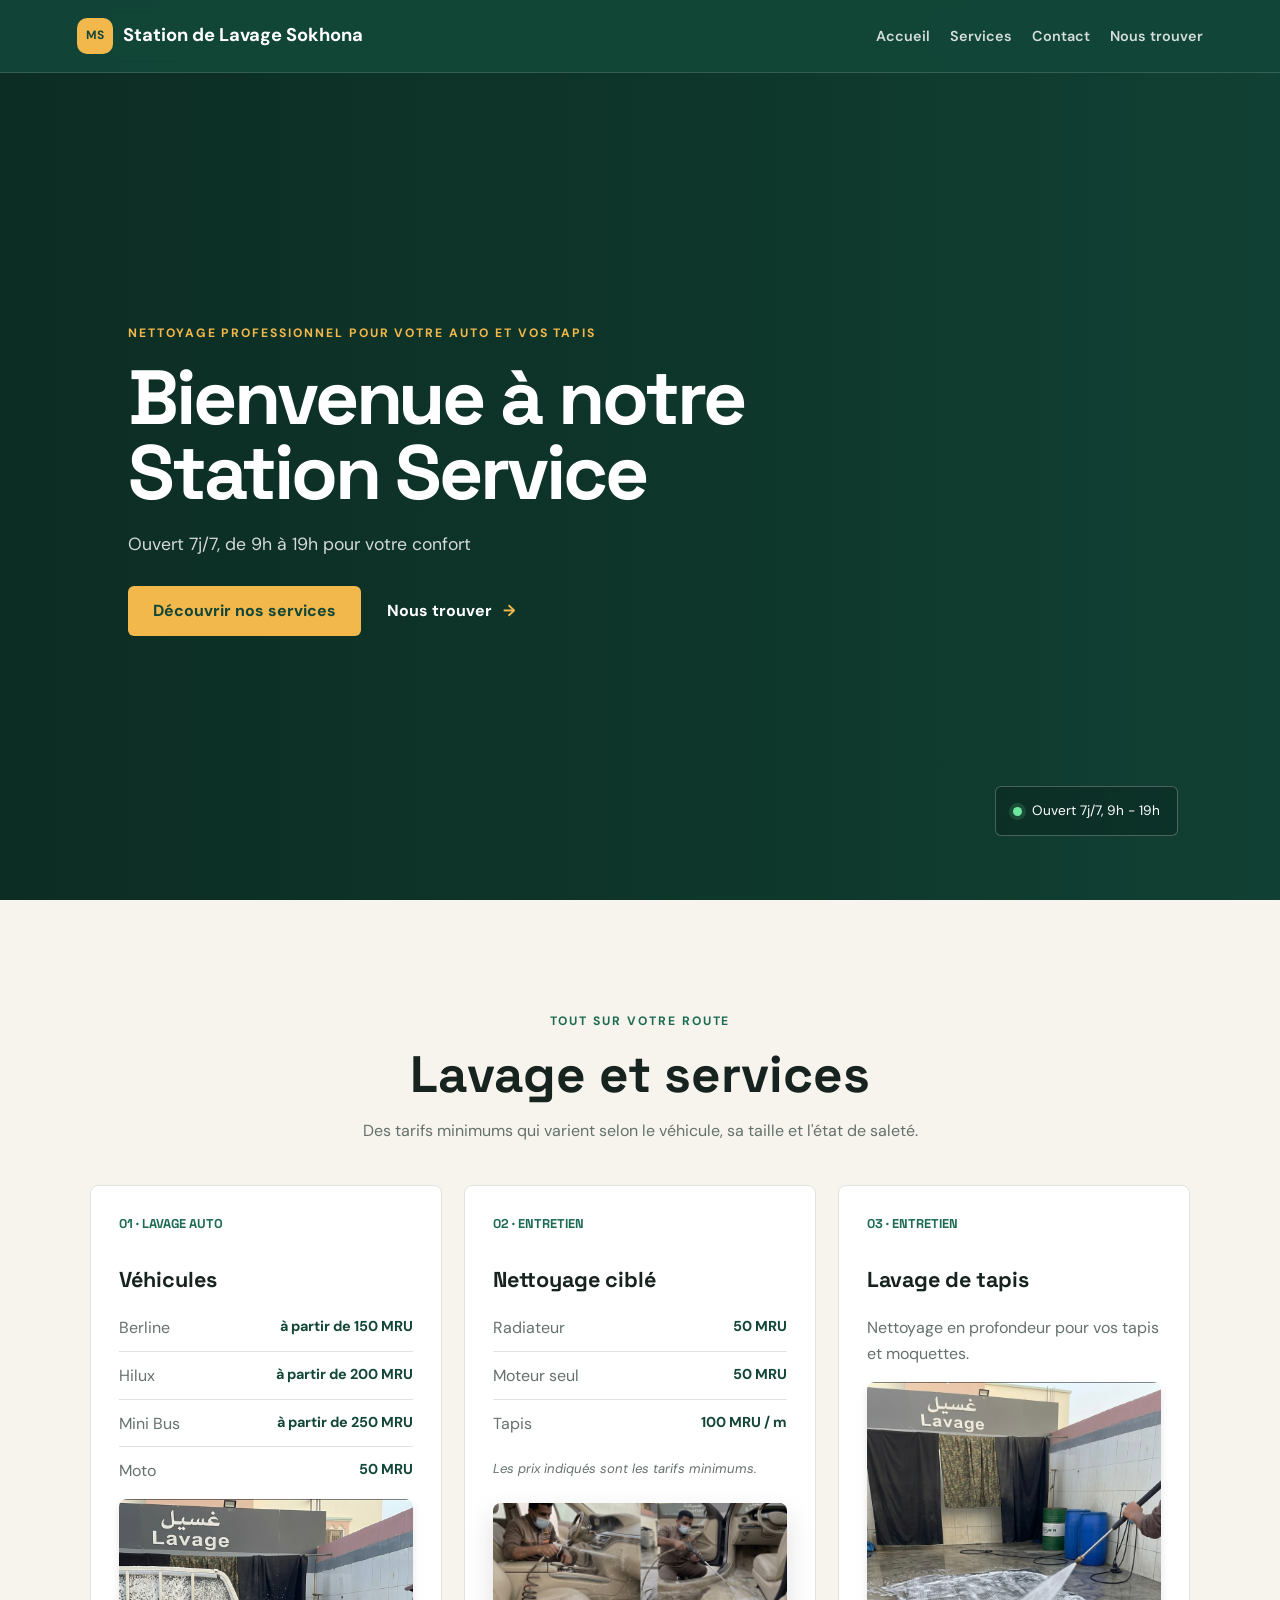
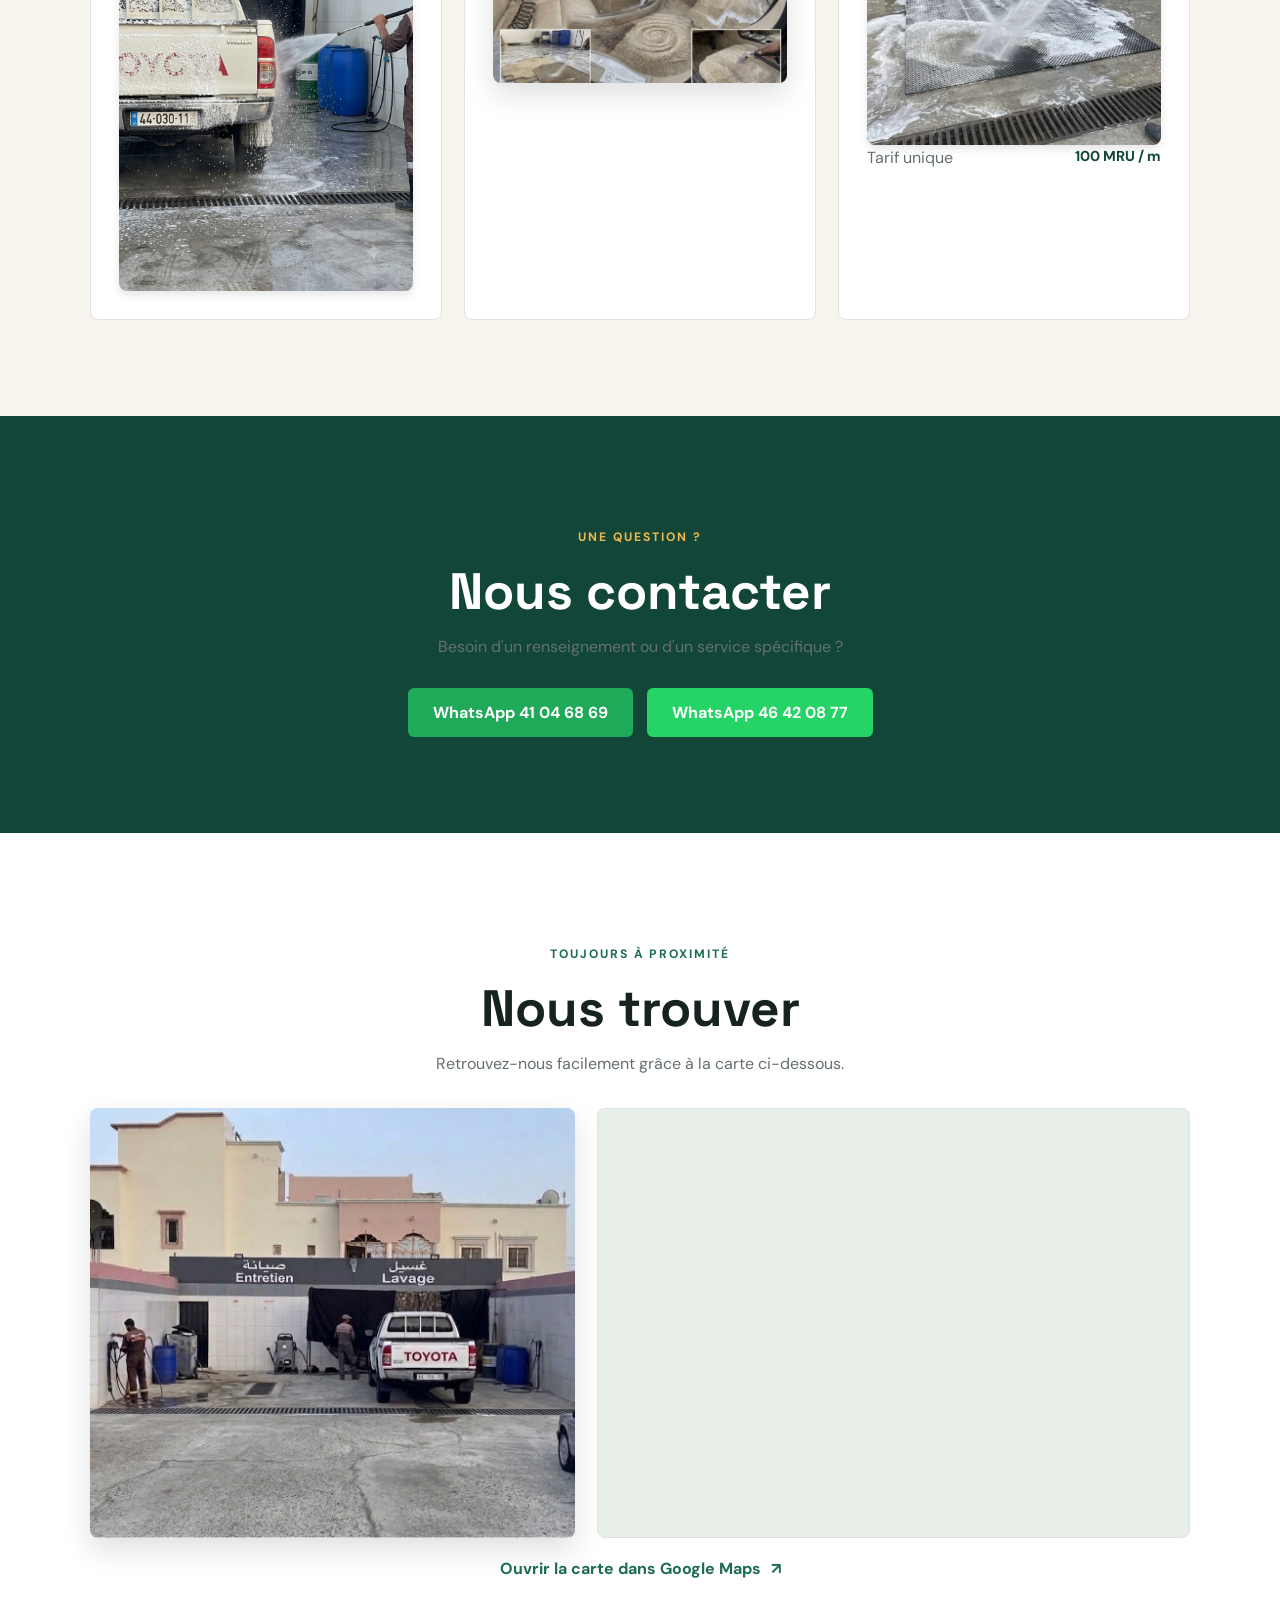
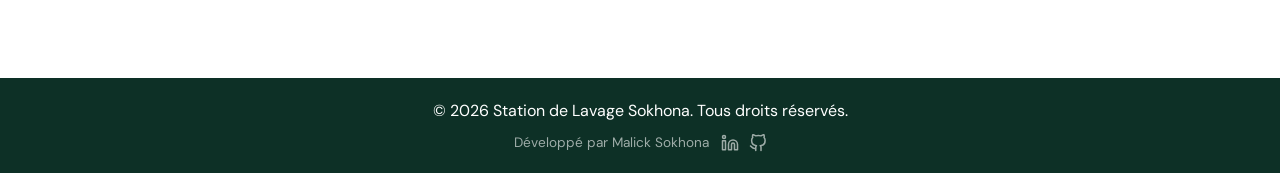
<file: index.html>
<!DOCTYPE html>
<html lang="fr">
<head>
    <meta charset="UTF-8">
    <meta name="viewport" content="width=device-width, initial-scale=1.0">
    <title>Station Service - Accueil</title>
    <link rel="stylesheet" href="style.css">
</head>
<body>

    <!-- Barre de navigation -->
    <nav class="site-nav">
        <a class="logo" href="#accueil" aria-label="Retour à l'accueil">
            <span class="logo-mark">MS</span>
            <span>Station de Lavage Sokhona</span>
        </a>
        <ul class="nav-links">
            <li><a href="#accueil">Accueil</a></li>
            <li><a href="#services">Services</a></li>
            <li><a href="#reservation">Contact</a></li>
            <li><a href="#localisation">Nous trouver</a></li>
        </ul>
    </nav>

    <!-- 1. Section Accueil (Hero) -->
    <section id="accueil" class="hero">
        <video class="hero-video" autoplay muted loop playsinline aria-hidden="true">
            <source src="video/station.mp4" type="video/mp4">
        </video>
        <div class="hero-content">
            <p class="eyebrow">Nettoyage professionnel pour votre auto et vos tapis</p>
            <h1>Bienvenue à notre Station Service</h1>
            <p>Ouvert 7j/7, de 9h à 19h pour votre confort</p>
            <div class="hero-actions">
                <a href="#services" class="btn">Découvrir nos services</a>
                <a href="#localisation" class="text-link">Nous trouver <span aria-hidden="true">→</span></a>
            </div>
        </div>
        <div class="hero-badge" aria-label="Station ouverte tous les jours de 9 heures à 19 heures">
            <span class="status-dot"></span>
            Ouvert 7j/7, 9h - 19h
        </div>
    </section>

    <!-- 2. Section Services -->
    <section id="services">
        <p class="eyebrow eyebrow-dark">Tout sur votre route</p>
        <h2>Lavage et services</h2>
        <p class="section-intro">Des tarifs minimums qui varient selon le véhicule, sa taille et l'état de saleté.</p>
        <div class="services-grid">
            <div class="service-card">
                <span class="service-number">01 · LAVAGE AUTO</span>
                <h3>Véhicules</h3>
                <ul class="price-list">
                    <li><span>Berline</span><strong>à partir de 150 MRU</strong></li>
                    <li><span>Hilux</span><strong>à partir de 200 MRU</strong></li>
                    <li><span>Mini Bus</span><strong>à partir de 250 MRU</strong></li>
                    <li><span>Moto</span><strong>50 MRU</strong></li>
                </ul>
                <img src="images/lavage-auto.png" alt="Lavage automobile haute pression" class="service-illustration">
            </div>
            <div class="service-card">
                <span class="service-number">02 · ENTRETIEN</span>
                <h3>Nettoyage ciblé</h3>
                <ul class="price-list">
                    <li><span>Radiateur</span><strong>50 MRU</strong></li>
                    <li><span>Moteur seul</span><strong>50 MRU</strong></li>
                    <li><span>Tapis</span><strong>100 MRU / m</strong></li>
                </ul>
                <p class="price-note">Les prix indiqués sont les tarifs minimums.</p>
                <img class="service-image" src="images/services-detail.jpg" alt="Détail du lavage intérieur et du nettoyage des tapis">
            </div>
            <div class="service-card">
                <span class="service-number">03 · ENTRETIEN</span>
                <h3>Lavage de tapis</h3>
                <p>Nettoyage en profondeur pour vos tapis et moquettes.</p>
                <img src="images/entretien-tapis.jpg" alt="Nettoyage et entretien de tapis" class="service-illustration">
                <ul class="price-list">
                    <li><span>Tarif unique</span><strong>100 MRU / m</strong></li>
                </ul>
            </div>
        </div>
    </section>

    <!-- 3. Section Réservation / Contact -->
    <section id="reservation">
        <p class="eyebrow eyebrow-dark">Une question ?</p>
        <h2>Nous contacter</h2>
        <p>Besoin d'un renseignement ou d'un service spécifique ?</p>
        <div class="contact-options">
            <a href="https://wa.me/22241046869" class="btn btn-whatsapp btn-whatsapp-alt">WhatsApp 41 04 68 69</a>
            <a href="https://wa.me/22246420877" class="btn btn-whatsapp">WhatsApp 46 42 08 77</a>
        </div>
    </section>

    <!-- 4. Section Google Maps -->
    <section id="localisation">
        <p class="eyebrow eyebrow-dark">Toujours à proximité</p>
        <h2>Nous trouver</h2>
        <p>Retrouvez-nous facilement grâce à la carte ci-dessous.</p>
        <div class="location-grid">
            <img class="facade-image" src="images/facade.jpg" alt="Façade de la Station de Lavage Sokhona">
            <div class="map-container">
                <iframe
                    src="https://www.google.com/maps/embed?pb=!1m17!1m12!1m3!1d4252.148896530011!2d-16.004435!3d18.078147999999995!2m3!1f0!2f0!3f0!3m2!1i1024!2i768!4f13.1!3m2!1m1!2zMTjCsDA0JzQxLjMiTiAxNsKwMDAnMTYuMCJX!5e1!3m2!1sfr!2s!4v1790199445095!5m2!1sfr!2s"
                    title="Localisation de la Station M Sokhona sur Google Maps"
                    allowfullscreen=""
                    loading="lazy"
                    referrerpolicy="strict-origin-when-cross-origin">
                </iframe>
            </div>
        </div>
        <a class="map-fallback" href="https://maps.app.goo.gl/9UAWWprTt24mLnZh8" target="_blank" rel="noopener noreferrer">Ouvrir la carte dans Google Maps <span aria-hidden="true">↗</span></a>
    </section>

    <!-- Pied de page -->
    <footer>
        <p>&copy; 2026 Station de Lavage Sokhona. Tous droits réservés.</p>
        <div class="developer-credit">
            <span>Développé par Malick Sokhona</span>
            <div class="dev-links">
                <a href="https://www.linkedin.com/in/malick-sokhona/" target="_blank" rel="noopener noreferrer" aria-label="LinkedIn">
                    <svg viewBox="0 0 24 24" width="18" height="18" stroke="currentColor" stroke-width="2" fill="none" stroke-linecap="round" stroke-linejoin="round"><path d="M16 8a6 6 0 0 1 6 6v7h-4v-7a2 2 0 0 0-2-2 2 2 0 0 0-2 2v7h-4v-7a6 6 0 0 1 6-6z"></path><rect x="2" y="9" width="4" height="12"></rect><circle cx="4" cy="4" r="2"></circle></svg>
                </a>
                <a href="https://github.com/malikiskn" target="_blank" rel="noopener noreferrer" aria-label="GitHub">
                    <svg viewBox="0 0 24 24" width="18" height="18" stroke="currentColor" stroke-width="2" fill="none" stroke-linecap="round" stroke-linejoin="round"><path d="M9 19c-5 1.5-5-2.5-7-3m14 6v-3.87a3.37 3.37 0 0 0-.94-2.61c3.14-.35 6.44-1.54 6.44-7A5.44 5.44 0 0 0 20 4.77 5.07 5.07 0 0 0 19.91 1S18.73.65 16 2.48a13.38 13.38 0 0 0-7 0C6.27.65 5.09 1 5.09 1A5.07 5.07 0 0 0 5 4.77a5.44 5.44 0 0 0-1.5 3.78c0 5.42 3.3 6.61 6.44 7A3.37 3.37 0 0 0 9 18.13V22"></path></svg>
                </a>
            </div>
        </div>
    </footer>

</body>
</html>
</file>
<file: style.css>
@import url('https://fonts.googleapis.com/css2?family=DM+Sans:wght@400;500;600;700&family=Space+Grotesk:wght@500;600;700&display=swap');

:root {
    --ink: #17231f;
    --muted: #65716c;
    --cream: #f7f4ed;
    --paper: #ffffff;
    --green: #1d6b54;
    --green-dark: #124638;
    --yellow: #f2b84b;
    --line: #dfe5de;
}

* {
    margin: 0;
    padding: 0;
    box-sizing: border-box;
    font-family: 'DM Sans', sans-serif;
    scroll-behavior: smooth;
}

body { background: var(--cream); color: var(--ink); line-height: 1.6; }

.site-nav {
    display: flex;
    justify-content: space-between;
    align-items: center;
    position: fixed;
    top: 0;
    z-index: 1000;
    width: 100%;
    padding: 18px clamp(24px, 6vw, 88px);
    border-bottom: 1px solid rgba(255, 255, 255, 0.14);
    background: rgba(18, 70, 56, 0.96);
    color: white;
    backdrop-filter: blur(12px);
    transition: padding 0.25s ease, background-color 0.25s ease, box-shadow 0.25s ease;
}

.site-nav.is-scrolled {
    padding-top: 11px;
    padding-bottom: 11px;
    background: rgba(18, 70, 56, 0.99);
    box-shadow: 0 8px 24px rgba(13, 48, 38, 0.18);
}

.logo { display: flex; align-items: center; gap: 10px; color: white; text-decoration: none; font-family: 'Space Grotesk', sans-serif; font-size: 1.15rem; font-weight: 700; }
.logo-mark { display: grid; place-items: center; width: 36px; height: 36px; border-radius: 10px; background: var(--yellow); color: var(--green-dark); font-size: 0.75rem; }
.nav-links { display: flex; gap: 20px; list-style: none; }
.nav-links a { color: white; text-decoration: none; font-size: 0.9rem; font-weight: 600; opacity: 0.82; transition: opacity 0.2s ease; }
.nav-links a:hover { opacity: 1; }

section { padding: 112px clamp(24px, 7vw, 110px) 96px; text-align: center; }
h2 { margin-bottom: 14px; color: var(--ink); font-family: 'Space Grotesk', sans-serif; font-size: clamp(2rem, 4vw, 3.25rem); line-height: 1.1; }
.eyebrow { margin-bottom: 16px; color: var(--yellow); font-size: 0.76rem; font-weight: 700; letter-spacing: 0.16em; text-transform: uppercase; }
.eyebrow-dark { color: var(--green); }
.section-intro { max-width: 560px; margin: 0 auto 42px; color: var(--muted); }

.hero {
    display: flex;
    position: relative;
    align-items: center;
    justify-content: flex-start;
    min-height: 720px;
    height: 100vh;
    overflow: hidden;
    padding: 140px clamp(24px, 10vw, 160px) 80px;
    background: var(--green-dark);
    text-align: left;
}

.hero-video {
    position: absolute;
    inset: 0;
    z-index: 0;
    width: 100%;
    height: 100%;
    object-fit: cover;
}

.hero::after {
    content: '';
    position: absolute;
    inset: 0;
    z-index: 1;
    background: linear-gradient(90deg, rgba(12, 43, 34, 0.92) 0%, rgba(12, 43, 34, 0.64) 48%, rgba(12, 43, 34, 0.2) 100%);
    pointer-events: none;
}

.hero-content { position: relative; z-index: 2; max-width: 720px; color: white; }
.hero-content h1 { margin-bottom: 20px; color: white; font-family: 'Space Grotesk', sans-serif; font-size: clamp(2.7rem, 6vw, 5.7rem); line-height: 0.98; letter-spacing: -0.04em; }
.hero-content > p:not(.eyebrow) { max-width: 450px; color: rgba(255, 255, 255, 0.82); font-size: 1.1rem; }
.hero-actions { display: flex; align-items: center; gap: 26px; }
.btn { display: inline-block; margin-top: 28px; padding: 12px 25px; border-radius: 6px; background: var(--yellow); color: var(--green-dark); text-decoration: none; font-weight: 700; transition: transform 0.2s ease, background-color 0.2s ease; }
.btn:hover { background: #f7ca70; transform: translateY(-2px); }
.text-link { margin-top: 28px; color: white; text-decoration: none; font-weight: 700; }
.text-link span { margin-left: 7px; color: var(--yellow); }
.hero-badge { display: flex; position: absolute; right: clamp(24px, 8vw, 120px); bottom: 64px; z-index: 2; align-items: center; gap: 10px; padding: 13px 17px; border: 1px solid rgba(255, 255, 255, 0.25); border-radius: 6px; background: rgba(0, 0, 0, 0.2); color: white; font-size: 0.85rem; backdrop-filter: blur(8px); }
.status-dot { width: 9px; height: 9px; border-radius: 50%; background: #6ee7a0; box-shadow: 0 0 0 4px rgba(110, 231, 160, 0.15); }

#services { background: var(--cream); }
.services-grid { display: grid; grid-template-columns: repeat(3, minmax(0, 1fr)); gap: 22px; max-width: 1100px; margin: 0 auto; }
.service-card { min-height: 220px; padding: 28px; border: 1px solid var(--line); border-radius: 8px; background: var(--paper); text-align: left; transition: transform 0.2s ease, box-shadow 0.2s ease; }
.service-card:hover { transform: translateY(-5px); box-shadow: 0 18px 34px rgba(23, 35, 31, 0.1); }
.service-number { display: block; margin-bottom: 28px; color: var(--green); font-family: 'Space Grotesk', sans-serif; font-size: 0.8rem; font-weight: 700; }
.service-card h3 { margin-bottom: 18px; color: var(--ink); font-family: 'Space Grotesk', sans-serif; font-size: 1.35rem; }
.service-card p, #reservation > p:not(.eyebrow), #localisation > p:not(.eyebrow) { color: var(--muted); }
.service-image, .facade-image { display: block; width: 100%; max-width: 100%; border-radius: 8px; box-shadow: 0 12px 28px rgba(23, 35, 31, 0.14); object-fit: cover; }
.service-image { height: 180px; margin-top: 24px; }

html.js-enabled .reveal-on-scroll {
    opacity: 0;
    transform: translateY(24px);
    transition: opacity 0.7s ease, transform 0.7s ease;
}

html.js-enabled .reveal-on-scroll.is-visible {
    opacity: 1;
    transform: translateY(0);
}

@media (prefers-reduced-motion: reduce) {
    html.js-enabled .reveal-on-scroll {
        opacity: 1;
        transform: none;
        transition: none;
    }

    .site-nav { transition: none; }
}

.price-list { display: grid; gap: 11px; list-style: none; }
.price-list li { display: flex; justify-content: space-between; gap: 14px; padding-bottom: 10px; border-bottom: 1px solid var(--line); color: var(--muted); }
.price-list li:last-child { padding-bottom: 0; border-bottom: 0; }
.price-list strong { color: var(--green-dark); font-size: 0.9rem; text-align: right; white-space: nowrap; }
.price-note { margin-top: 22px; font-size: 0.82rem; font-style: italic; }

#reservation { background: var(--green-dark); color: white; }
#reservation .eyebrow { color: var(--yellow); }
#reservation h2 { color: white; }
.contact-options { display: flex; justify-content: center; flex-wrap: wrap; gap: 14px; }
.btn-whatsapp { background: #25d366; color: white; }
.btn-whatsapp:hover { background: #128c7e; }
.btn-whatsapp-alt { background: #1faa59; }
#localisation { background: var(--paper); }
.location-grid { display: grid; grid-template-columns: minmax(0, 0.9fr) minmax(0, 1.1fr); gap: 22px; max-width: 1100px; margin: 32px auto 0; align-items: stretch; }
.facade-image { height: 430px; }
.map-container { max-width: 1100px; height: 430px; margin: 0; overflow: hidden; border: 1px solid var(--line); border-radius: 8px; background: #e8eee8; }
.map-container iframe { display: block; width: 100%; height: 100%; border: 0; }
.map-fallback { display: inline-block; margin-top: 18px; color: var(--green); text-decoration: none; font-weight: 700; }
.map-fallback span { margin-left: 6px; }
footer { padding: 20px; background: #0d3026; color: white; text-align: center; }

@media (max-width: 768px) {
    .site-nav { flex-direction: column; padding: 15px; }
    .nav-links { flex-wrap: wrap; justify-content: center; margin-top: 15px; }
    .hero { min-height: 680px; padding: 130px 24px 100px; }
    .hero-content h1 { font-size: clamp(2.5rem, 13vw, 4.2rem); }
    .hero-actions { align-items: flex-start; flex-direction: column; gap: 0; }
    .hero-badge { right: 24px; bottom: 28px; }
    .services-grid { grid-template-columns: 1fr; }
    .price-list strong { font-size: 0.82rem; }
    .contact-options { align-items: stretch; flex-direction: column; }
    .location-grid { grid-template-columns: 1fr; }
    .facade-image, .map-container { height: 320px; }
    section { padding-top: 92px; padding-bottom: 72px; }
}

.developer-credit {
    display: flex;
    align-items: center;
    justify-content: center;
    gap: 12px;
    margin-top: 8px;
    font-size: 0.85rem;
    color: rgba(255, 255, 255, 0.6);
}

.dev-links {
    display: flex;
    gap: 10px;
}

.dev-links a {
    display: flex;
    color: rgba(255, 255, 255, 0.6);
    transition: color 0.2s ease, transform 0.2s ease;
}

.dev-links a:hover {
    color: var(--yellow);
    transform: translateY(-2px);
}

.service-illustration {
    width: 100%;
    max-width: 350px;
    border-radius: 8px;
    margin-top: 15px;
    box-shadow: 0 4px 8px rgba(0, 0, 0, 0.1);
    display: block;
    margin-left: auto;
    margin-right: auto;
}
</file>
